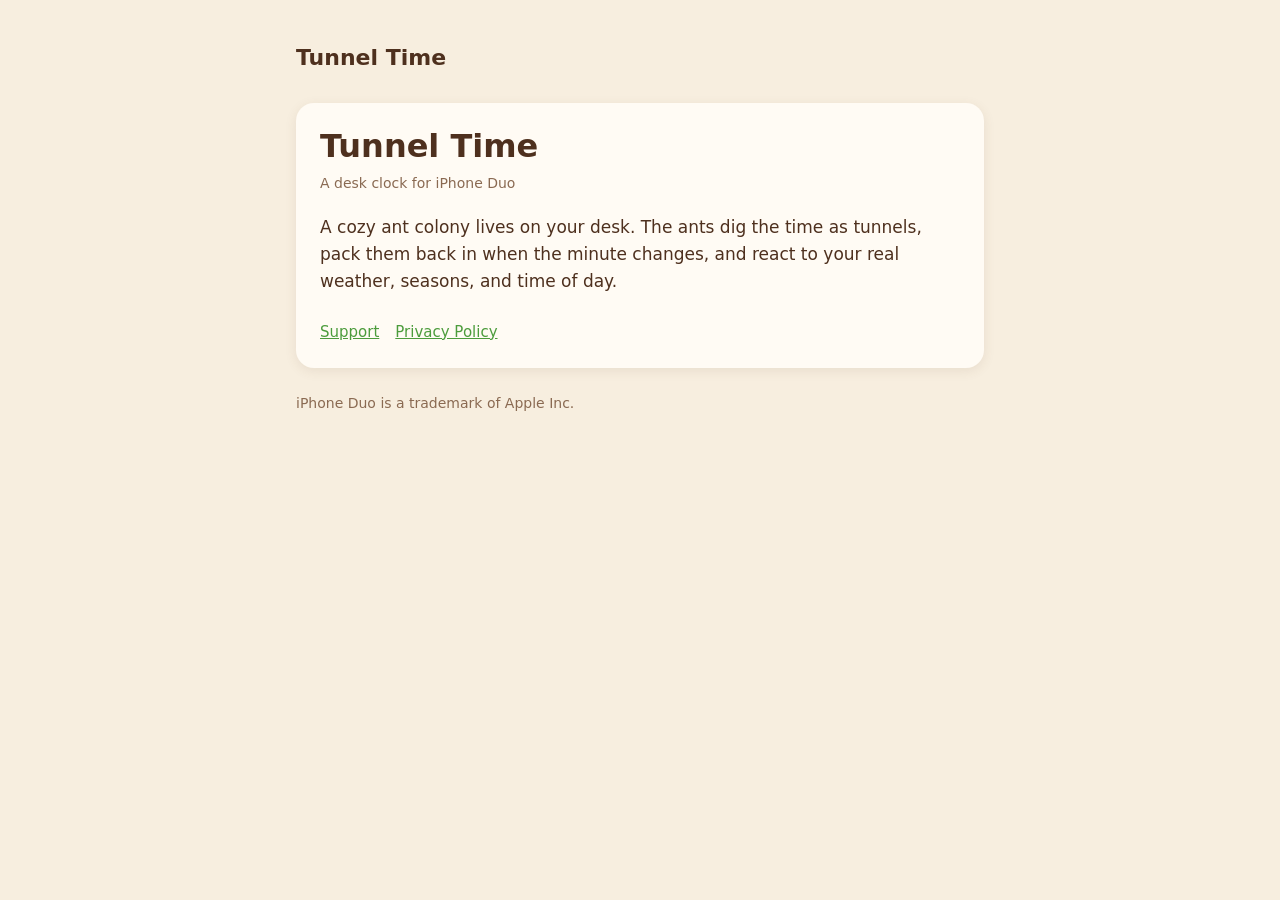
<file: index.html>
<!doctype html>
<html lang="en"><head><meta charset="utf-8"><meta name="viewport" content="width=device-width, initial-scale=1">
<title>Tunnel Time</title><link rel="stylesheet" href="style.css"></head>
<body><main>
<header><a href="./">Tunnel Time</a></header>
<div class="card">
<h1>Tunnel Time</h1>
<p class="meta">A desk clock for iPhone Duo</p>
<p>A cozy ant colony lives on your desk. The ants dig the time as tunnels, pack them back in when the minute changes, and react to your real weather, seasons, and time of day.</p>
<nav><a href="support/">Support</a><a href="privacy/">Privacy Policy</a></nav>
</div>
<p class="meta" style="margin-top:24px">iPhone Duo is a trademark of Apple Inc.</p>
</main></body></html>
</file>
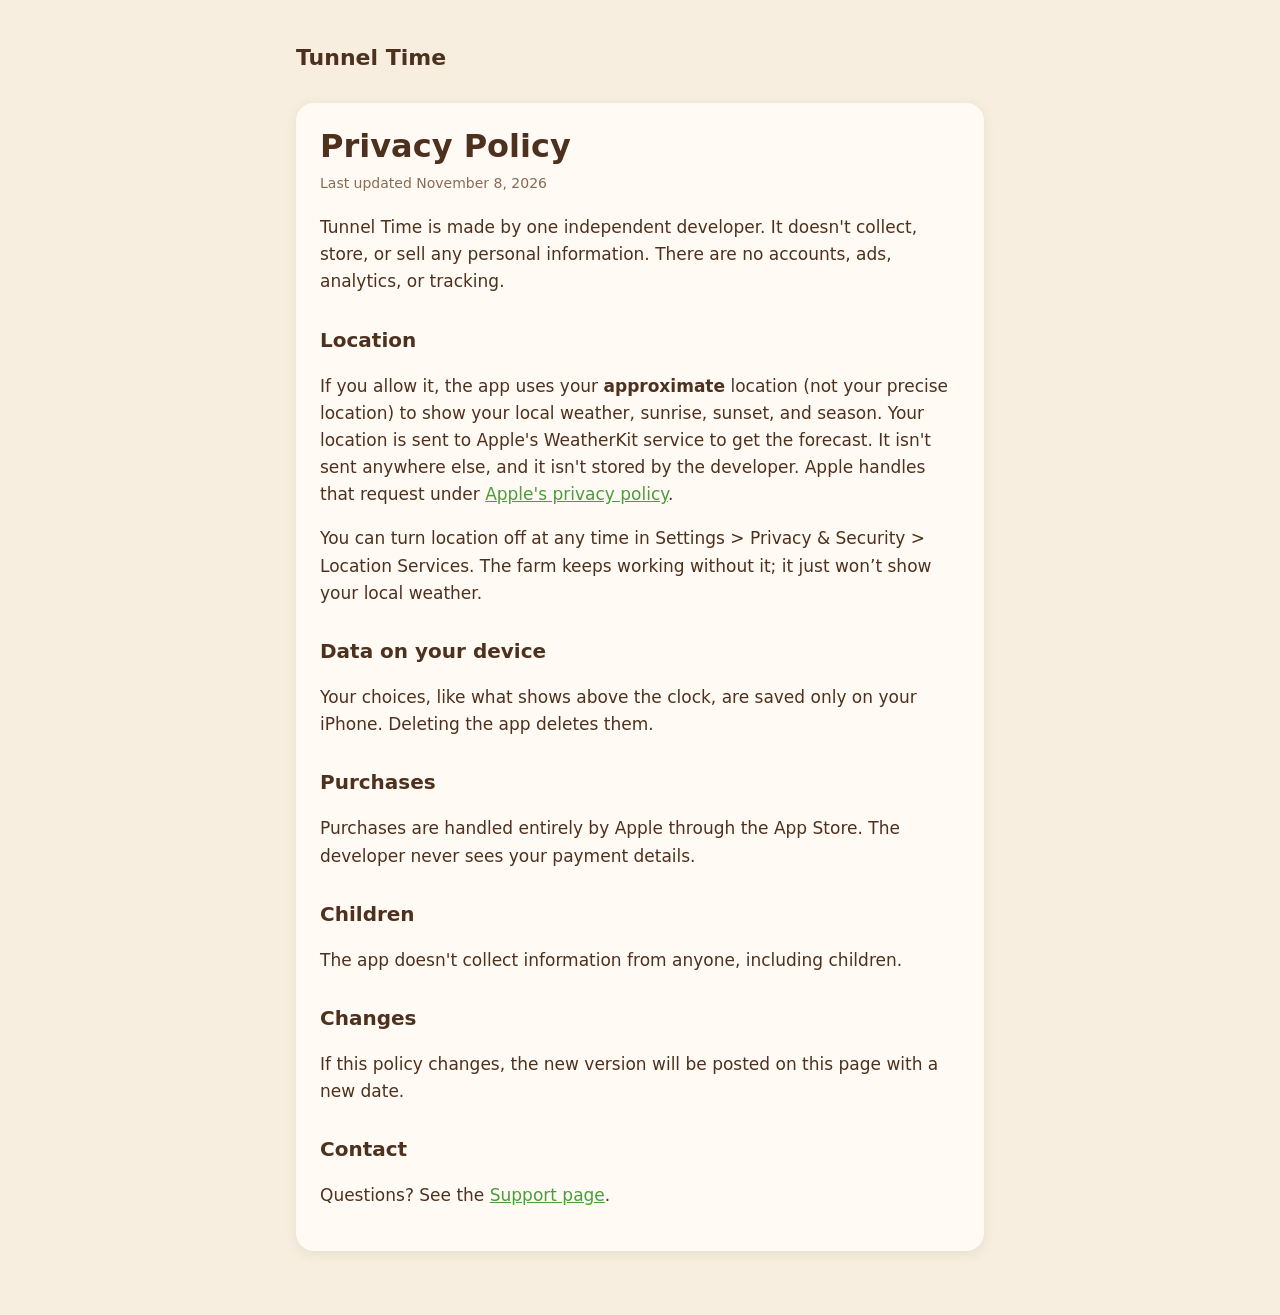
<file: privacy/index.html>
<!doctype html>
<html lang="en"><head><meta charset="utf-8"><meta name="viewport" content="width=device-width, initial-scale=1">
<title>Privacy Policy</title><link rel="stylesheet" href="../style.css"></head>
<body><main>
<header><a href="../">Tunnel Time</a></header>
<div class="card">
<h1>Privacy Policy</h1>
<p class="meta">Last updated November 8, 2026</p>
<p>Tunnel Time is made by one independent developer. It doesn't collect, store, or sell any personal information. There are no accounts, ads, analytics, or tracking.</p>

<h2>Location</h2>
<p>If you allow it, the app uses your <strong>approximate</strong> location (not your precise location) to show your local weather, sunrise, sunset, and season. Your location is sent to Apple's WeatherKit service to get the forecast. It isn't sent anywhere else, and it isn't stored by the developer. Apple handles that request under <a href="https://www.apple.com/legal/privacy/">Apple's privacy policy</a>.</p>
<p>You can turn location off at any time in Settings &gt; Privacy &amp; Security &gt; Location Services. The farm keeps working without it; it just won’t show your local weather.</p>

<h2>Data on your device</h2>
<p>Your choices, like what shows above the clock, are saved only on your iPhone. Deleting the app deletes them.</p>

<h2>Purchases</h2>
<p>Purchases are handled entirely by Apple through the App Store. The developer never sees your payment details.</p>

<h2>Children</h2>
<p>The app doesn't collect information from anyone, including children.</p>

<h2>Changes</h2>
<p>If this policy changes, the new version will be posted on this page with a new date.</p>

<h2>Contact</h2>
<p>Questions? See the <a href="../support/">Support page</a>.</p>
</div>
</main></body></html>
</file>
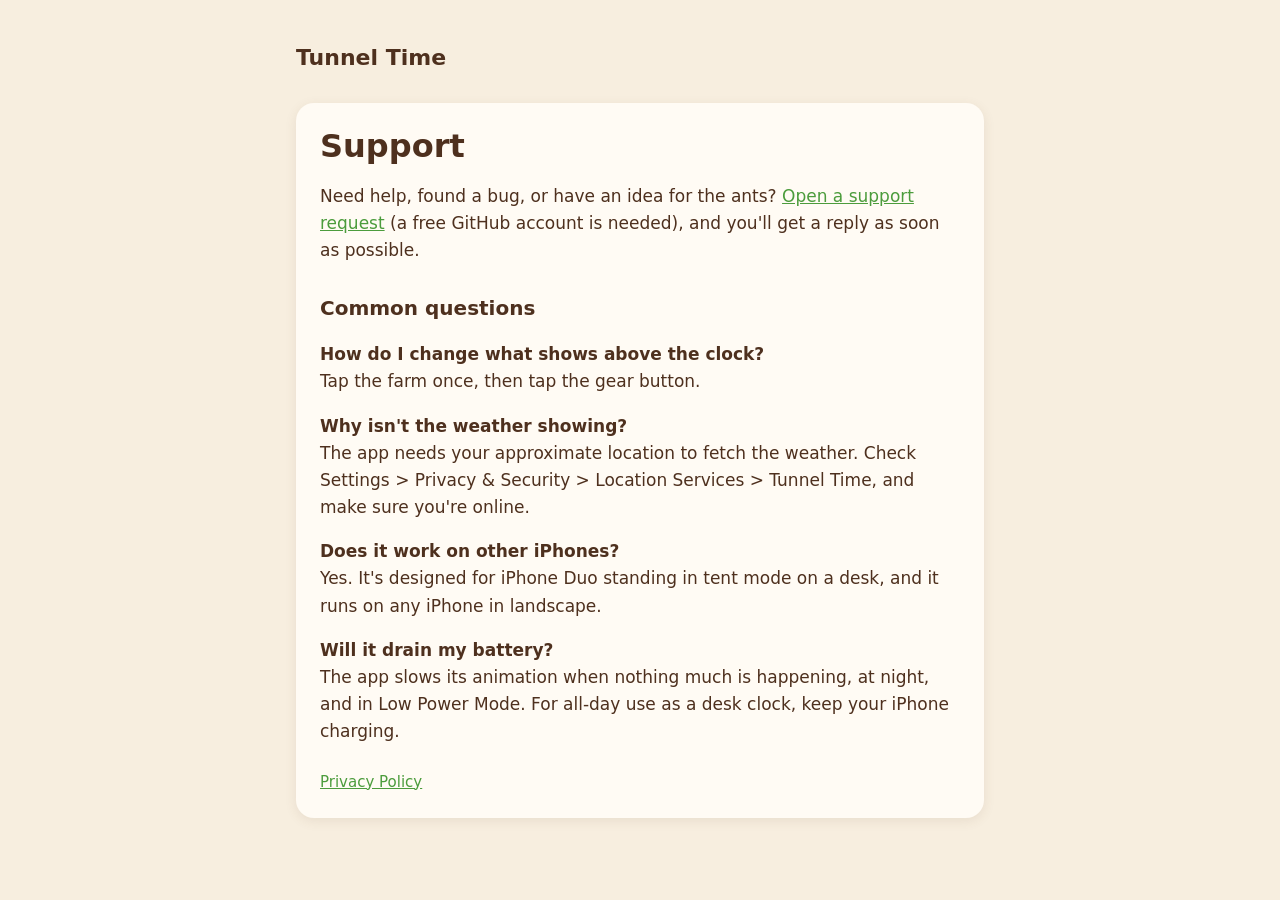
<file: support/index.html>
<!doctype html>
<html lang="en"><head><meta charset="utf-8"><meta name="viewport" content="width=device-width, initial-scale=1">
<title>Support</title><link rel="stylesheet" href="../style.css"></head>
<body><main>
<header><a href="../">Tunnel Time</a></header>
<div class="card">
<h1>Support</h1>
<p>Need help, found a bug, or have an idea for the ants? <a href="https://github.com/brianlowen/tunnel-time/issues/new">Open a support request</a> (a free GitHub account is needed), and you'll get a reply as soon as possible.</p>

<h2>Common questions</h2>
<p><strong>How do I change what shows above the clock?</strong><br>Tap the farm once, then tap the gear button.</p>
<p><strong>Why isn't the weather showing?</strong><br>The app needs your approximate location to fetch the weather. Check Settings &gt; Privacy &amp; Security &gt; Location Services &gt; Tunnel Time, and make sure you're online.</p>
<p><strong>Does it work on other iPhones?</strong><br>Yes. It's designed for iPhone Duo standing in tent mode on a desk, and it runs on any iPhone in landscape.</p>
<p><strong>Will it drain my battery?</strong><br>The app slows its animation when nothing much is happening, at night, and in Low Power Mode. For all-day use as a desk clock, keep your iPhone charging.</p>

<nav><a href="../privacy/">Privacy Policy</a></nav>
</div>
</main></body></html>
</file>
<file: style.css>
:root { --paper:#F7EEDF; --card:#FFFBF4; --ink:#4E301E; --soft:#8A6A52; --leaf:#4C9C3C; }
* { box-sizing: border-box; }
body { margin:0; background:var(--paper); color:var(--ink); font: 17px/1.6 ui-rounded, -apple-system, "SF Pro Rounded", system-ui, sans-serif; }
main { max-width: 720px; margin: 0 auto; padding: 40px 16px 64px; }
header { margin-bottom: 28px; }
header a { color: var(--ink); text-decoration: none; font-weight: 800; font-size: 22px; }
h1 { font-size: 32px; line-height: 1.2; margin: 0 0 6px; }
h2 { font-size: 20px; margin: 28px 0 6px; }
.card { background: var(--card); border-radius: 18px; padding: 24px; box-shadow: 0 3px 12px rgba(106,74,48,.10); }
.meta { color: var(--soft); font-size: 14px; margin: 0 0 20px; }
a { color: var(--leaf); }
nav { margin-top: 24px; font-size: 15px; color: var(--soft); }
nav a { margin-right: 16px; }
ul { padding-left: 20px; }
</file>
